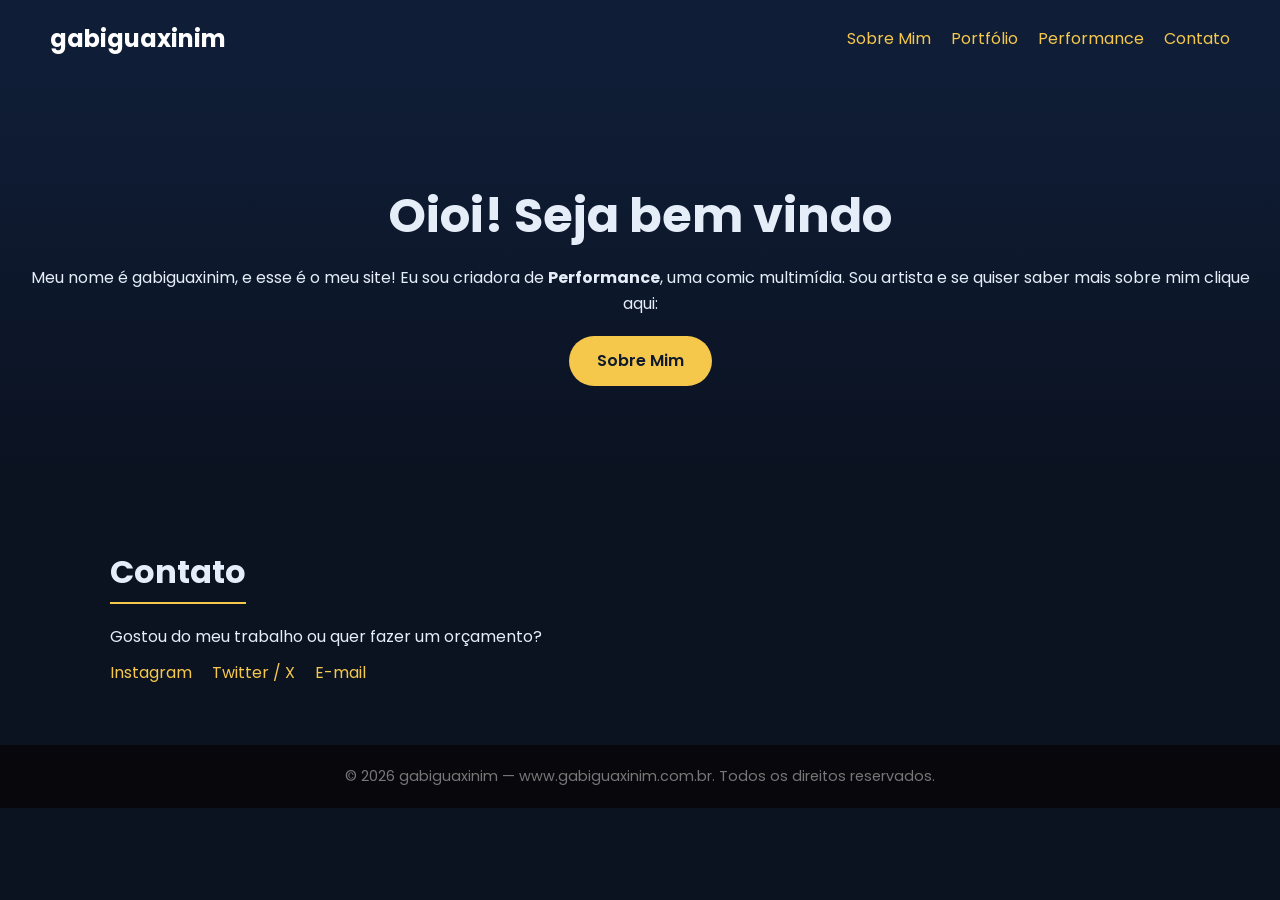
<file: index.html>
<!DOCTYPE html>
<html lang="pt-BR">
<head>
    <meta charset="UTF-8">
    <meta name="viewport" content="width=device-width, initial-scale=1.0">
    <title>gabiguaxinim</title>
    <link rel="stylesheet" href="style.css">
    <!-- Fonte do Google Fonts -->
    <link href="https://fonts.googleapis.com/css2?family=Poppins:wght@300;400;600;700&display=swap" rel="stylesheet">
</head>
<body>

    <!-- Cabeçalho / Navegação -->
    <header>
        <div class="logo">gabiguaxinim</div>
        <nav aria-label="Navegação principal">
            <ul>
                <li><a href="sobre-mim.html">Sobre Mim</a></li>
                <li><a href="portfolio.html">Portfólio</a></li>
                <li><a href="performance.html">Performance</a></li>
                <li><a href="#contato">Contato</a></li>
            </ul>
        </nav>
    </header>

    <!-- Apresentação Principal -->
    <section class="hero">
        <h1>Oioi! Seja bem vindo</h1>
        <p>Meu nome é gabiguaxinim, e esse é o meu site! Eu sou criadora de <strong>Performance</strong>, uma comic multimídia. Sou artista e se quiser saber mais sobre mim clique aqui:</p>
        <!-- Link para a página externa sobre-mim.html -->
        <a href="sobre-mim.html" class="btn-primary">Sobre Mim</a>
    </section>

    <!-- Contato e Redes Sociais -->
    <section id="contato" class="container">
        <h2>Contato</h2>
        <p>Gostou do meu trabalho ou quer fazer um orçamento?</p>
        <div class="social-links">
            <a href="https://instagram.com/seuusuario" target="_blank" rel="noopener noreferrer">Instagram</a>
            <a href="https://twitter.com/seuusuario" target="_blank" rel="noopener noreferrer">Twitter / X</a>
            <a href="mailto:seuemail@gabiguaxinim.com.br">E-mail</a>
        </div>
    </section>

    <footer>
        <p>© 2026 gabiguaxinim — www.gabiguaxinim.com.br. Todos os direitos reservados.</p>
    </footer>

</body>
</html>
</file>
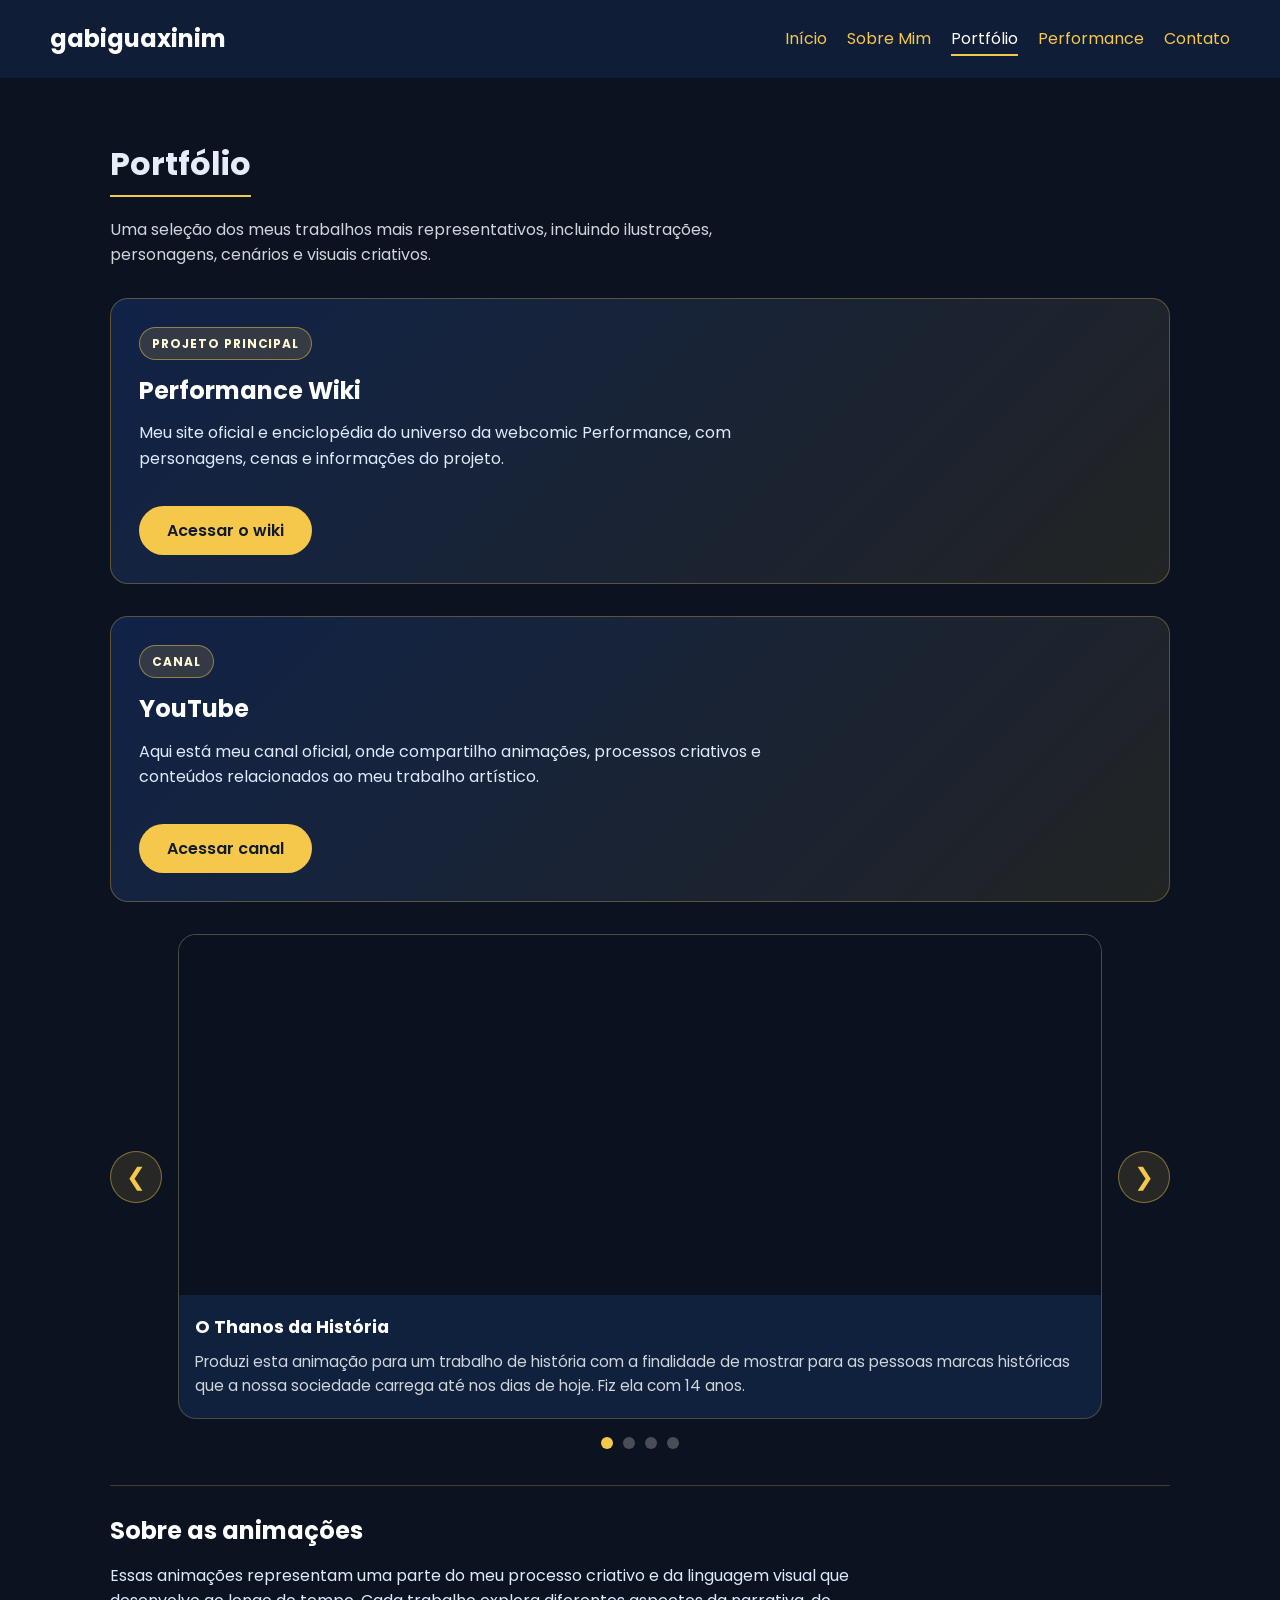
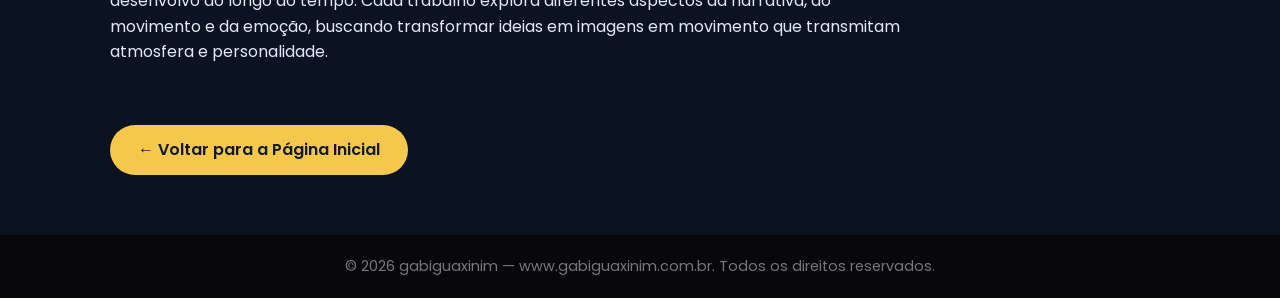
<file: portfolio.html>
<!DOCTYPE html>
<html lang="pt-BR">
<head>
    <meta charset="UTF-8">
    <meta name="viewport" content="width=device-width, initial-scale=1.0">
    <title>Portfólio | gabiguaxinim</title>
    <link rel="stylesheet" href="style.css">
    <link href="https://fonts.googleapis.com/css2?family=Poppins:wght@300;400;600;700&display=swap" rel="stylesheet">
</head>
<body>

    <header>
        <div class="logo"><a href="index.html" style="color: white; text-decoration: none;">gabiguaxinim</a></div>
        <nav>
            <ul>
                <li><a href="index.html">Início</a></li>
                <li><a href="sobre-mim.html">Sobre Mim</a></li>
                <li><a href="portfolio.html" class="active">Portfólio</a></li>
                <li><a href="performance.html">Performance</a></li>
                <li><a href="index.html#contato">Contato</a></li>
            </ul>
        </nav>
    </header>

    <main class="container portfolio-page">
        <section class="portfolio-header">
            <h2>Portfólio</h2>
            <p>
                Uma seleção dos meus trabalhos mais representativos, incluindo ilustrações, personagens, cenários e visuais criativos.
            </p>
        </section>

        <section class="wiki-feature">
            <div class="wiki-content">
                <span class="wiki-tag">Projeto principal</span>
                <h3>Performance Wiki</h3>
                <p>
                    Meu site oficial e enciclopédia do universo da webcomic Performance, com personagens, cenas e informações do projeto.
                </p>
                <a href="https://performance.fandom.com/pt-br/wiki/Performance_Wiki" target="_blank" rel="noopener noreferrer" class="btn-primary">Acessar o wiki</a>
            </div>
        </section>

        <section class="youtube-feature">
            <div class="wiki-content">
                <span class="wiki-tag">Canal</span>
                <h3>YouTube</h3>
                <p>
                    Aqui está meu canal oficial, onde compartilho animações, processos criativos e conteúdos relacionados ao meu trabalho artístico.
                </p>
                <a href="https://youtube.com/@gabiguaxinimtv?si=-owh1NeOXpHnppel" target="_blank" rel="noopener noreferrer" class="btn-primary">Acessar canal</a>
            </div>
        </section>

        <section class="video-carousel-section">
            <div class="video-carousel">
                <button class="carousel-btn prev" type="button" aria-label="Anterior">&#10094;</button>

                <div class="carousel-track">
                    <article class="portfolio-card video-slide active">
                        <iframe src="https://www.youtube.com/embed/HYLiwMIUQVw?rel=0" title="Animação 01" allow="accelerometer; autoplay; clipboard-write; encrypted-media; gyroscope; picture-in-picture; web-share" allowfullscreen></iframe>
                        <div class="portfolio-info">
                            <h4>O Thanos da História</h4>
                            <p>Produzi esta animação para um trabalho de história com a finalidade de mostrar para as pessoas marcas históricas que a nossa sociedade carrega até nos dias de hoje. Fiz ela com 14 anos.</p>
                        </div>
                    </article>

                    <article class="portfolio-card video-slide">
                        <iframe src="https://www.youtube.com/embed/_Ix2Gqv-sOA?rel=0" title="Animação 02" allow="accelerometer; autoplay; clipboard-write; encrypted-media; gyroscope; picture-in-picture; web-share" allowfullscreen></iframe>
                        <div class="portfolio-info">
                            <h4>Propaganda Bee Ur Self</h4>
                            <p>Esta é uma animação-propaganda que fiz para um trabalho de empreendedorismo, ela foi feita para divulgar a marca Bee Ur Self, pretendo um dia expandir esse projeto.</p>
                        </div>
                    </article>

                    <article class="portfolio-card video-slide">
                        <iframe src="https://www.youtube.com/embed/k-3kwIxktSQ?rel=0" title="Animação 03" allow="accelerometer; autoplay; clipboard-write; encrypted-media; gyroscope; picture-in-picture; web-share" allowfullscreen></iframe>
                        <div class="portfolio-info">
                            <h4>Propaganda Bee Ur Self</h4>
                            <p>Esta é uma animação-propaganda que fiz para um trabalho de empreendedorismo, ela foi feita para divulgar a marca Bee Ur Self, pretendo em algum momento expandir esse projeto.</p>
                        </div>
                    </article>

                    <article class="portfolio-card video-slide">
                        <iframe src="https://www.youtube.com/embed/MapMSZJfRAs?rel=0" title="Animação 04" allow="accelerometer; autoplay; clipboard-write; encrypted-media; gyroscope; picture-in-picture; web-share" allowfullscreen></iframe>
                        <div class="portfolio-info">
                            <h4>Gíria Racista?</h4>
                            <p>A primeira animação que eu fiz, ela foi feita para um trabalho de história para conscientizar crianças sobre o racismo estrutural de forma lúdica, e foi feita quando eu tinha 13 anos.</p>
                        </div>
                    </article>
                </div>

                <button class="carousel-btn next" type="button" aria-label="Próximo">&#10095;</button>
            </div>

            <div class="carousel-dots" aria-label="Seleção de animações">
                <button class="dot active" type="button" aria-label="Animação 1"></button>
                <button class="dot" type="button" aria-label="Animação 2"></button>
                <button class="dot" type="button" aria-label="Animação 3"></button>
                <button class="dot" type="button" aria-label="Animação 4"></button>
            </div>
        </section>

        <section class="portfolio-note">
            <h3>Sobre as animações</h3>
            <p>
                Essas animações representam uma parte do meu processo criativo e da linguagem visual que desenvolvo ao longo do tempo. Cada trabalho explora diferentes aspectos da narrativa, do movimento e da emoção, buscando transformar ideias em imagens em movimento que transmitam atmosfera e personalidade.
            </p>
        </section>

        <div class="back-link">
            <a href="index.html" class="btn-primary">← Voltar para a Página Inicial</a>
        </div>
    </main>

    <footer>
        <p>© 2026 gabiguaxinim — www.gabiguaxinim.com.br. Todos os direitos reservados.</p>
    </footer>

    <script>
        const slides = document.querySelectorAll('.video-slide');
        const dots = document.querySelectorAll('.dot');
        const prevBtn = document.querySelector('.carousel-btn.prev');
        const nextBtn = document.querySelector('.carousel-btn.next');
        let currentSlide = 0;

        function showSlide(index) {
            currentSlide = (index + slides.length) % slides.length;

            slides.forEach((slide, i) => {
                slide.classList.toggle('active', i === currentSlide);
            });

            dots.forEach((dot, i) => {
                dot.classList.toggle('active', i === currentSlide);
            });
        }

        prevBtn.addEventListener('click', () => showSlide(currentSlide - 1));
        nextBtn.addEventListener('click', () => showSlide(currentSlide + 1));

        dots.forEach((dot, index) => {
            dot.addEventListener('click', () => showSlide(index));
        });
    </script>

</body>
</html>
</file>
<file: style.css>
/* Configurações Gerais */
* {
    margin: 0;
    padding: 0;
    box-sizing: border-box;
    font-family: 'Poppins', sans-serif;
}

body {
    background-color: #0b1220;
    color: #e5edf8;
    line-height: 1.6;
}

a {
    color: #f5c84c;
    text-decoration: none;
    transition: 0.3s;
}

a:hover {
    color: #ffd966;
}

nav a.active {
    color: #fff;
    border-bottom: 2px solid #f5c84c;
    padding-bottom: 4px;
}

.container {
    max-width: 1100px;
    margin: 0 auto;
    padding: 60px 20px;
}

h2 {
    font-size: 2rem;
    margin-bottom: 20px;
    border-bottom: 2px solid #f5c84c;
    display: inline-block;
    padding-bottom: 5px;
}

h3 {
    font-size: 1.5rem;
    margin-bottom: 16px;
    color: #fff;
}

/* Header / Navegação */
header {
    display: flex;
    justify-content: space-between;
    align-items: center;
    padding: 20px 50px;
    background-color: #0f1d36;
    position: sticky;
    top: 0;
    z-index: 100;
}

.logo {
    font-size: 1.5rem;
    font-weight: 700;
    color: #fff;
}

nav ul {
    display: flex;
    list-style: none;
    gap: 20px;
}

.btn-highlight {
    background-color: #f5c84c;
    color: #101a2b !important;
    padding: 8px 16px;
    border-radius: 20px;
}

.btn-highlight:hover {
    background-color: #ffd966;
}

/* Banner Hero */
.hero {
    text-align: center;
    padding: 100px 20px;
    background: linear-gradient(180deg, #0f1d36 0%, #0b1220 100%);
}

.hero h1 {
    font-size: 3rem;
    margin-bottom: 10px;
}

.btn-primary {
    display: inline-block;
    margin-top: 20px;
    padding: 12px 28px;
    background-color: #f5c84c;
    color: #101a2b;
    border-radius: 25px;
    font-weight: 600;
}

/* Sobre Mim */
.about-page {
    padding-top: 60px;
}

.about-intro {
    margin-bottom: 30px;
}

.sobre-content {
    max-width: 800px;
    font-size: 1.05rem;
}

.sobre-content p + p {
    margin-top: 18px;
}

.about-grid {
    display: grid;
    grid-template-columns: repeat(auto-fit, minmax(280px, 1fr));
    gap: 24px;
    margin-top: 30px;
}

.about-panel {
    background-color: #10213d;
    border: 1px solid rgba(245, 200, 76, 0.35);
    border-radius: 16px;
    padding: 24px;
    box-shadow: 0 10px 30px rgba(0, 0, 0, 0.2);
}

.skills-list {
    list-style: none;
    display: flex;
    flex-direction: column;
    gap: 12px;
}

.skills-list li {
    background-color: rgba(245, 200, 76, 0.12);
    border: 1px solid rgba(245, 200, 76, 0.25);
    border-radius: 10px;
    padding: 10px 14px;
    color: #fef3c7;
}

.portfolio-showcase {
    margin-top: 50px;
}

.portfolio-mini-grid {
    display: grid;
    grid-template-columns: repeat(auto-fit, minmax(220px, 1fr));
    gap: 20px;
    margin-top: 20px;
}

.portfolio-card {
    background-color: #10213d;
    border-radius: 14px;
    overflow: hidden;
    border: 1px solid rgba(245, 200, 76, 0.25);
    transition: transform 0.3s ease;
}

.portfolio-card:hover {
    transform: translateY(-4px);
}

.portfolio-card img {
    width: 100%;
    height: 220px;
    object-fit: cover;
    display: block;
}

.portfolio-info {
    padding: 16px;
}

.portfolio-info h4 {
    margin-bottom: 8px;
    color: #fff;
    font-size: 1.1rem;
}

.portfolio-info p {
    color: #d1d5db;
    font-size: 0.95rem;
}

.portfolio-link-box {
    margin-top: 30px;
}

.certificates-section {
    margin-top: 50px;
}

.certificates-grid {
    display: grid;
    grid-template-columns: repeat(auto-fit, minmax(220px, 1fr));
    gap: 20px;
    margin-top: 20px;
}

.english-certificates {
    margin-top: 28px;
}

.english-certificates h4 {
    margin: 0 0 12px;
    color: #f5c84c;
    font-size: 1.05rem;
}

.english-certificates-empty {
    margin: 0;
    padding: 18px 20px;
    border: 1px dashed rgba(245, 200, 76, 0.4);
    border-radius: 14px;
    background: rgba(245, 200, 76, 0.04);
    color: #dbeafe;
}

.certificate-card {
    background-color: #10213d;
    border: 1px solid rgba(245, 200, 76, 0.25);
    border-radius: 16px;
    padding: 22px 18px;
    box-shadow: 0 10px 24px rgba(0, 0, 0, 0.18);
}

.certificate-card.no-thumb {
    display: flex;
    flex-direction: column;
    justify-content: space-between;
    min-height: 220px;
}

.certificate-card h4 {
    margin-bottom: 8px;
    color: #fff;
    font-size: 1.1rem;
}

.certificate-link {
    display: inline-block;
    margin-top: 14px;
    padding: 10px 16px;
    border-radius: 20px;
    background-color: rgba(245, 200, 76, 0.15);
    border: 1px solid rgba(245, 200, 76, 0.5);
    color: #fff7d6;
    font-size: 0.9rem;
    font-weight: 600;
}

.certificate-link:hover {
    background-color: rgba(245, 200, 76, 0.3);
    color: #fff;
}

.back-link {
    margin-top: 40px;
}

.portfolio-page {
    padding-top: 60px;
}

.portfolio-header {
    margin-bottom: 30px;
}

.portfolio-header p {
    max-width: 700px;
    color: #d1d5db;
}

.wiki-feature,
.youtube-feature {
    background: linear-gradient(135deg, rgba(38, 112, 255, 0.18), rgba(245, 200, 76, 0.1));
    border: 1px solid rgba(245, 200, 76, 0.3);
    border-radius: 18px;
    padding: 28px;
    margin-bottom: 32px;
}

.wiki-tag {
    display: inline-block;
    background-color: rgba(245, 200, 76, 0.15);
    color: #fff7d6;
    border: 1px solid rgba(245, 200, 76, 0.5);
    border-radius: 999px;
    padding: 6px 12px;
    font-size: 0.75rem;
    font-weight: 700;
    letter-spacing: 0.08em;
    text-transform: uppercase;
}

.wiki-content h3 {
    margin-top: 12px;
    margin-bottom: 10px;
}

.wiki-content p {
    max-width: 700px;
    color: #dfeafc;
    margin-bottom: 14px;
}

.video-carousel-section {
    margin-top: 8px;
    margin-bottom: 36px;
}

.video-carousel {
    display: grid;
    grid-template-columns: 52px minmax(0, 1fr) 52px;
    align-items: center;
    gap: 16px;
}

.carousel-track {
    position: relative;
    min-height: 420px;
    width: 100%;
}

.video-slide {
    display: none;
    overflow: hidden;
    background-color: #10213d;
    border-radius: 18px;
    border: 1px solid rgba(245, 200, 76, 0.25);
}

.video-slide.active {
    display: block;
}

.video-slide iframe {
    width: 100%;
    height: 360px;
    border: 0;
    display: block;
    background: #0a1220;
}

.carousel-btn {
    width: 52px;
    height: 52px;
    display: inline-flex;
    align-items: center;
    justify-content: center;
    border: 1px solid rgba(245, 200, 76, 0.45);
    background: rgba(245, 200, 76, 0.12);
    color: #f5c84c;
    border-radius: 50%;
    cursor: pointer;
    font-size: 1.5rem;
    transition: 0.3s ease;
    padding: 0;
    line-height: 1;
    justify-self: center;
}

.carousel-btn:hover {
    background: rgba(245, 200, 76, 0.2);
}

.carousel-dots {
    display: flex;
    justify-content: center;
    gap: 10px;
    margin-top: 18px;
}

.dot {
    width: 12px;
    height: 12px;
    border-radius: 50%;
    border: none;
    background: rgba(255, 255, 255, 0.25);
    cursor: pointer;
}

.dot.active {
    background: #f5c84c;
}

.portfolio-note {
    margin-top: 36px;
    border-top: 1px solid rgba(245, 200, 76, 0.25);
    padding-top: 26px;
}

.portfolio-note h3 {
    margin-bottom: 12px;
}

.portfolio-note p {
    color: #dfeafc;
    max-width: 800px;
}

.portfolio-grid {
    display: grid;
    grid-template-columns: repeat(auto-fit, minmax(260px, 1fr));
    gap: 24px;
    margin-top: 20px;
}

.portfolio-card.large {
    grid-column: span 2;
}

.portfolio-card.large img {
    height: 360px;
}

.portfolio-card .portfolio-info {
    padding: 18px 16px 20px;
}

.portfolio-card .portfolio-info h4 {
    margin-bottom: 8px;
    color: #fff;
}

.portfolio-card .portfolio-info p {
    color: #d1d5db;
    line-height: 1.6;
}

/* Galeria de Portfólio */
.grid-portfolio {
    display: grid;
    grid-template-columns: repeat(auto-fit, minmax(250px, 1fr));
    gap: 20px;
    margin-top: 20px;
}

.card-art img {
    width: 100%;
    border-radius: 10px;
    transition: transform 0.3s;
}

.card-art img:hover {
    transform: scale(1.03);
}

.card-art p {
    margin-top: 8px;
    text-align: center;
    font-weight: 600;
}

/* Área da Webcomic */
.comic-section {
    background-color: #181824;
    border-radius: 15px;
    padding: 40px;
    margin-top: 40px;
}

.comic-reader {
    display: flex;
    flex-direction: column;
    align-items: center;
    margin-top: 20px;
}

.comic-display img {
    max-width: 100%;
    border-radius: 8px;
    box-shadow: 0 4px 20px rgba(0, 0, 0, 0.5);
}

.comic-choices {
    margin-top: 30px;
    text-align: center;
    width: 100%;
}

.choice-buttons {
    display: flex;
    justify-content: center;
    gap: 15px;
    margin-top: 15px;
    flex-wrap: wrap;
}

.btn-choice {
    background-color: #2e294e;
    color: #fff;
    border: 2px solid #a855f7;
    padding: 12px 24px;
    border-radius: 8px;
    cursor: pointer;
    font-size: 1rem;
    transition: 0.3s;
}

.btn-choice:hover {
    background-color: #a855f7;
    transform: translateY(-2px);
}

/* Rodapé */
footer {
    text-align: center;
    padding: 20px;
    background-color: #08080c;
    font-size: 0.9rem;
    color: #777;
}

.social-links {
    display: flex;
    gap: 20px;
    margin-top: 10px;
}
</file>
